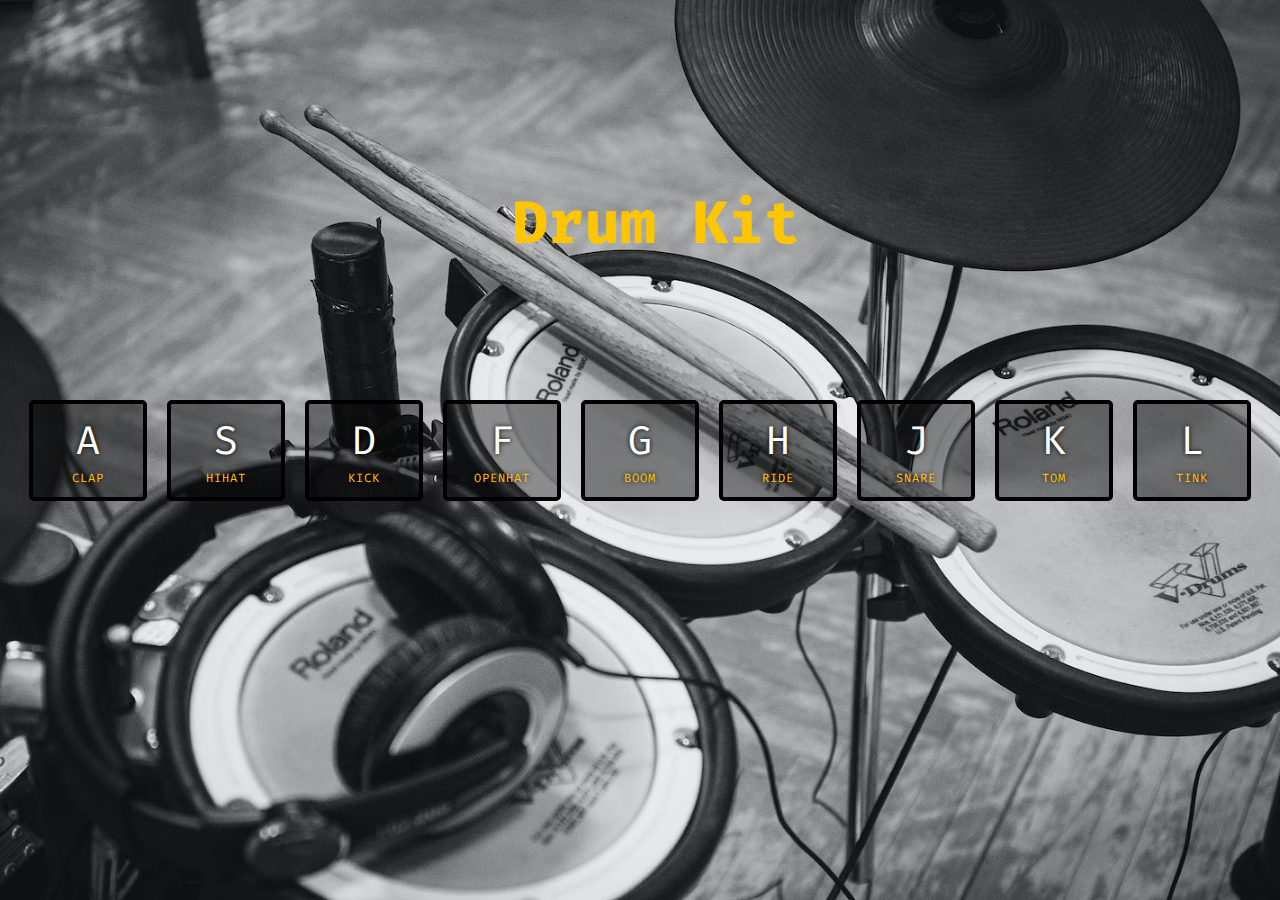
<file: index.html>
<!DOCTYPE html>
<html lang="en">
  <head>
    <meta charset="UTF-8" />
    <meta name="viewport" content="width=device-width, initial-scale=1.0" />
    <title>JS Drum Kit</title>
    <link rel="stylesheet" href="style.css" />
    <link
      rel="icon"
      href="data:image/svg+xml,
      <svg xmlns=%22http://www.w3.org/2000/svg%22 viewBox=%220 0 100 100%22>
        <text y=%22.9em%22 font-size=%2290%22>🥁</text></svg>"
    />
  </head>
  <body>
    <div id="preloader"></div>
    <h1 align="center">Drum Kit</h1>
    <div class="keys">
      <div data-key="65" class="key animation">
        <kbd>A</kbd>
        <span class="sound">clap</span>
      </div>
      <div data-key="83" class="key animation">
        <kbd>S</kbd>
        <span class="sound">hihat</span>
      </div>
      <div data-key="68" class="key animation">
        <kbd>D</kbd>
        <span class="sound">kick</span>
      </div>
      <div data-key="70" class="key animation">
        <kbd>F</kbd>
        <span class="sound">openhat</span>
      </div>
      <div data-key="71" class="key animation">
        <kbd>G</kbd>
        <span class="sound">boom</span>
      </div>
      <div data-key="72" class="key animation">
        <kbd>H</kbd>
        <span class="sound">ride</span>
      </div>
      <div data-key="74" class="key animation">
        <kbd>J</kbd>
        <span class="sound">snare</span>
      </div>
      <div data-key="75" class="key animation">
        <kbd>K</kbd>
        <span class="sound">tom</span>
      </div>
      <div data-key="76" class="key animation">
        <kbd>L</kbd>
        <span class="sound">tink</span>
      </div>
    </div>
    <!-- Sounds -->
    <audio data-key="65" src="sounds/clap.wav"></audio>
    <audio data-key="83" src="sounds/hihat.wav"></audio>
    <audio data-key="68" src="sounds/kick.wav"></audio>
    <audio data-key="70" src="sounds/openhat.wav"></audio>
    <audio data-key="71" src="sounds/boom.wav"></audio>
    <audio data-key="72" src="sounds/ride.wav"></audio>
    <audio data-key="74" src="sounds/snare.wav"></audio>
    <audio data-key="75" src="sounds/tom.wav"></audio>
    <audio data-key="76" src="sounds/tink.wav"></audio>
    <!-- JavaScript -->
    <script>
      function removeTransition(e) {
        if (e.propertyName !== "transform") return; //skip if it's not transform
        e.target.classList.remove("playing");
      }

      function playSound(keyCode) {
        const audio = document.querySelector(`audio[data-key="${keyCode}"]`);
        const key = document.querySelector(`div[data-key="${keyCode}"]`);
        if (!audio) return; //stop function from running

        key.classList.add("playing"); //adds .playing class
        audio.currentTime = 0; //rewind to start ,when clicked/keypressed multiple times
        audio.play();
      }

      const keys = Array.from(document.querySelectorAll(".key"));
      keys.forEach(
        (key) => key.addEventListener("transitionend", removeTransition) //call removeTransition  after keypressed
      );

      window.addEventListener("keydown", (e) => {
        playSound(e.keyCode);
      });

      keys.forEach((key) => {
        key.addEventListener("click", () => {
          const keyCode = key.getAttribute("data-key");
          playSound(keyCode);
        });
      });
      // Preloader Thingy
      var loader = document.getElementById("preloader");
      window.addEventListener("load", function () {
        loader.style.display = "none";
        
      });
    </script>
  </body>
</html>
</file>
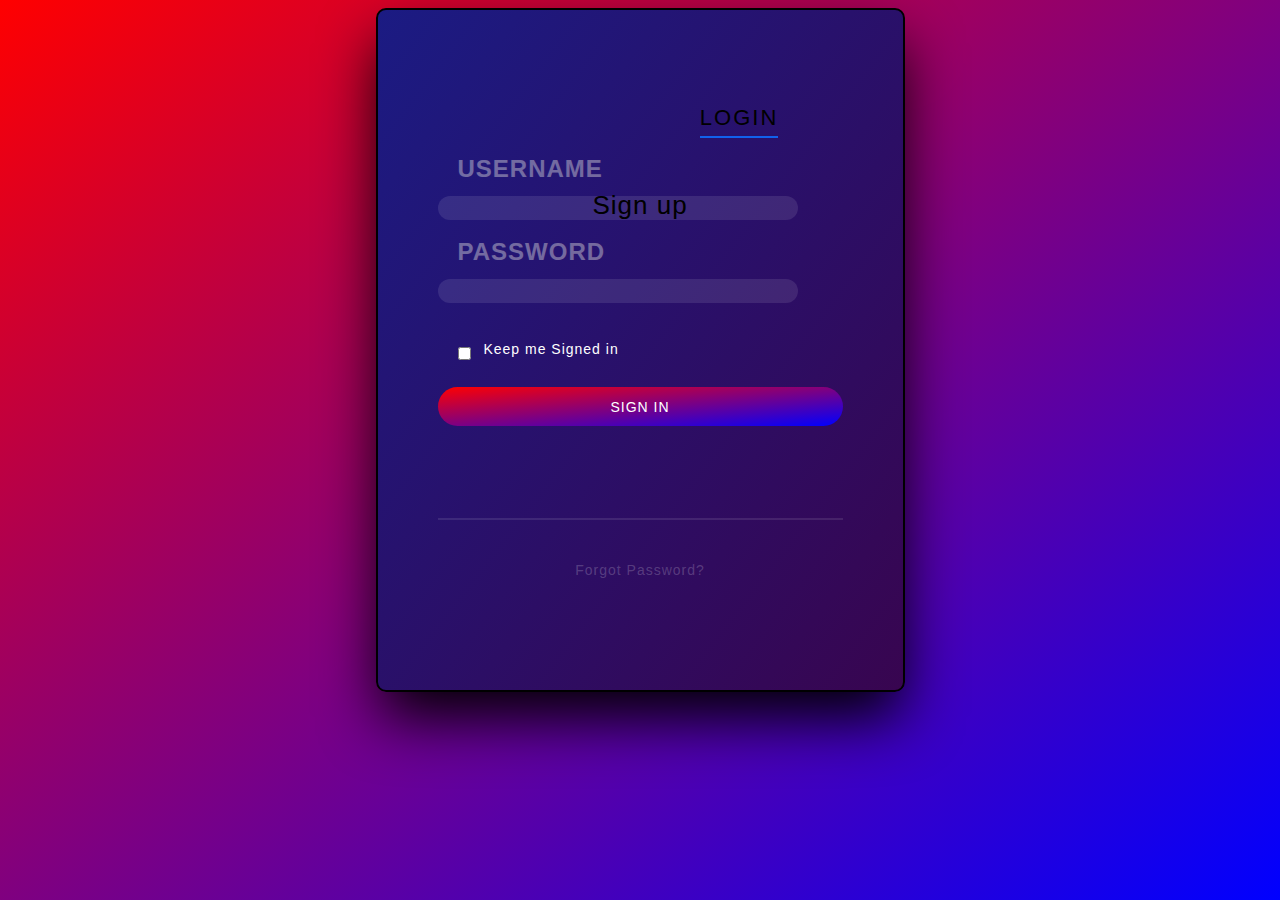
<file: Login.html>
<html>
  <head>
    <title>Login form</title>
    <link href="Signup0.css" rel='stylesheet' type='text/css'/>
  </head>
  <body>
    <div class="login" style="border:2px solid black;border-radius: 10px;">
      <h2 class="active" style="color:black;position:absolute;top:77px;left:8cm"> Login </h2>
      <a style="color:black;font-size:26px;" href="Signup1.html" target="_self">Sign up</a>
    
      <form action="E:\Study shit\Bro-ki-help\Home.html" method="post"> 
        <input type="text" class="text" name="username">
         <span style="color:rgb(236, 236, 228);font-weight: bolder;font-size: x-large;">username</span>
        <br>
        <br>
        <input type="password" class="text" name="password">
        <span style="color:rgb(236, 236, 228);font-weight: bolder;font-size: x-large;">password</span>
        <br>
        <input type="checkbox" id="checkbox-1-1" class="custom-checkbox" />
        <label for="checkbox-1-1">Keep me Signed  in</label>
        <button class="signin">
          Sign In
        </button>
        <hr>
        <a href="#">Forgot Password?</a>
      </form>
    </div>
  </body>
</html>
</file>
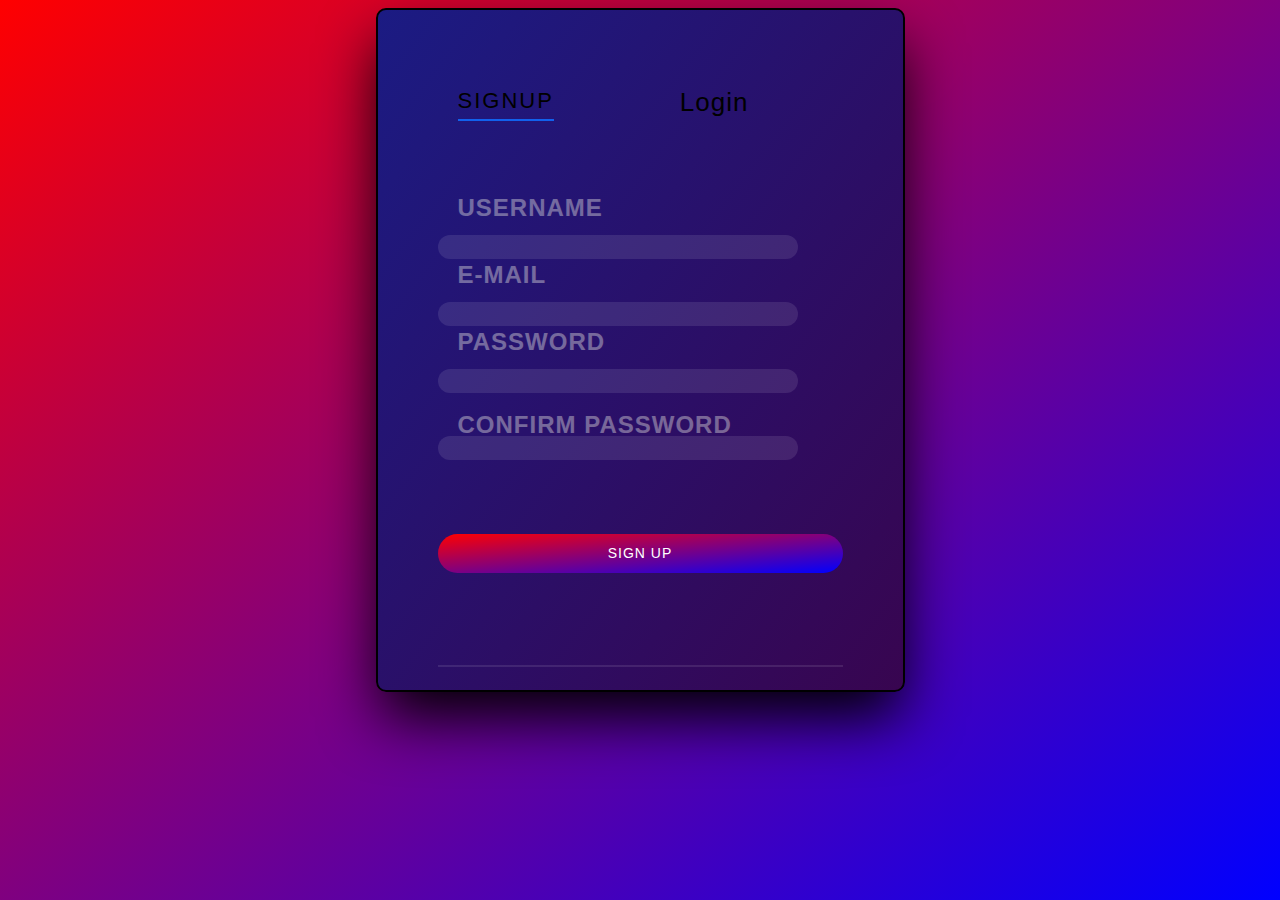
<file: Signup1.html>
<html>
  <head>
    <title>Signup form</title>
    <link href="Signup1.css" rel='stylesheet' type='text/css'/>
  </head>
  <body>
    <div class="login" style="border:2px solid black;border-radius: 10px;">
      <h2 class="active" style="color:black"> SignUp </h2>
      <a style="color:black;font-size:26px;position:absolute;top: 77px;left:8cm" href="Login.html" target="_self">Login</a>
      <form action="E:\Study shit\Bro-ki-help\Home.html" method="post"> 
        <input type="text" class="text" name="username">
         <span style="color:rgb(236, 236, 228);font-weight: bolder;font-size: x-large;">username</span>
        <br>
        <input type="email" class="text" name="Email">
        <span style="color:rgb(236, 236, 228);font-weight: bolder;font-size: x-large;"> E-mail</span>
        <input type="password" class="text" name="password">
        <span style="color:rgb(236, 236, 228);font-weight: bolder;font-size: x-large;">password</span>
        <input type="password" class="text" name="password">
        <br>
        <span style="color:rgb(236, 236, 228);font-weight: bolder;font-size: x-large;"> Confirm password</span>
        <button class="signin">
          Sign Up
        </button>
        <hr>
      </form>
    </div>
  </body>
</html>
</file>
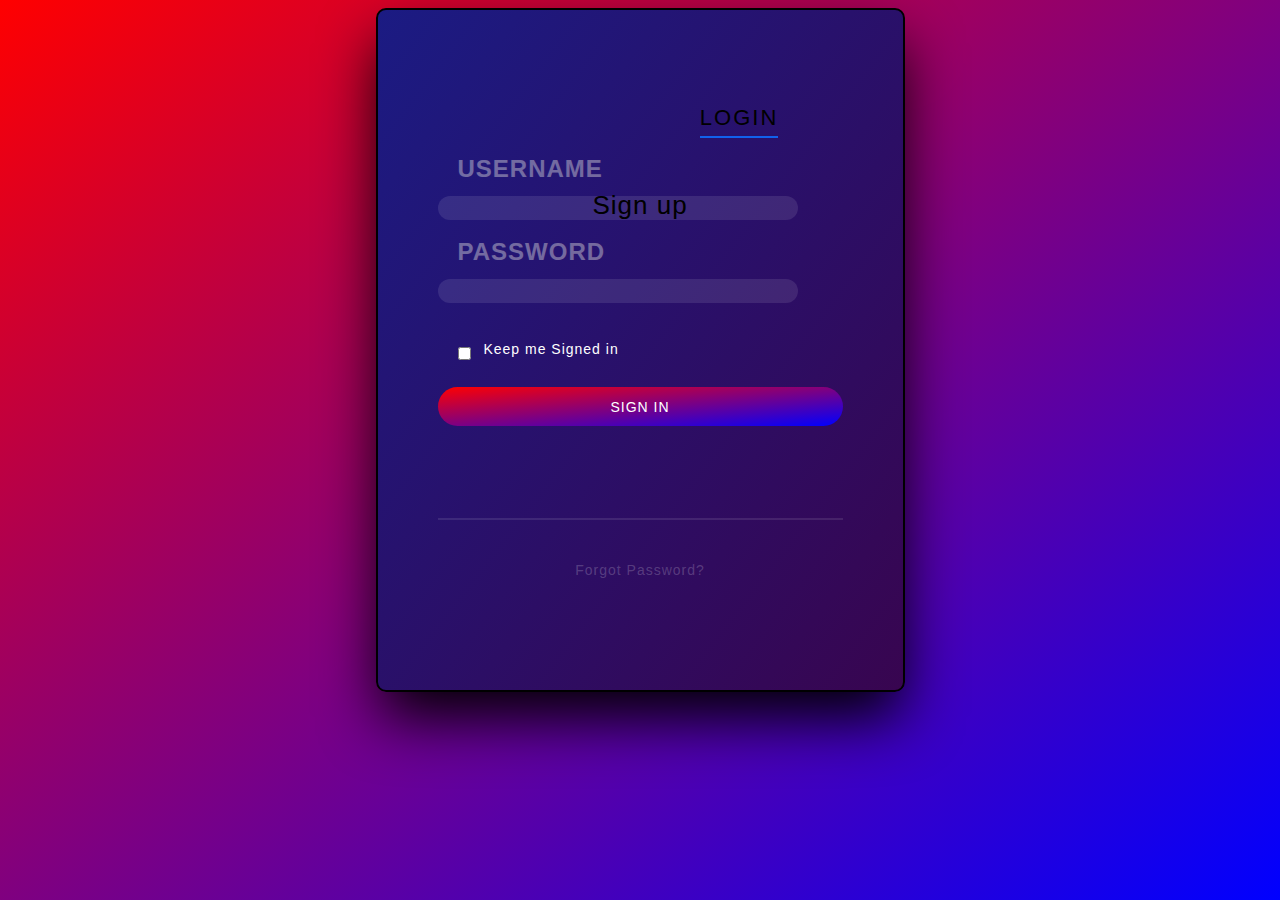
<file: html/Login.html>
<html>
  <head>
    <title>Login form</title>
    <link href="/css/Signup0.css" rel='stylesheet' type='text/css'/>
  </head>
  <body>
    <div class="login" style="border:2px solid black;border-radius: 10px;">
      <h2 class="active" style="color:black;position:absolute;top:77px;left:8cm"> Login </h2>
      <a style="color:black;font-size:26px;" href="Signup1.html" target="_self">Sign up</a>
    
      <form action="E:\Study shit\Bro-ki-help\Home.html" method="post"> 
        <input type="text" class="text" name="username">
         <span style="color:rgb(236, 236, 228);font-weight: bolder;font-size: x-large;">username</span>
        <br>
        <br>
        <input type="password" class="text" name="password">
        <span style="color:rgb(236, 236, 228);font-weight: bolder;font-size: x-large;">password</span>
        <br>
        <input type="checkbox" id="checkbox-1-1" class="custom-checkbox" />
        <label for="checkbox-1-1">Keep me Signed  in</label>
        <button class="signin">
          Sign In
        </button>
        <hr>
        <a href="#">Forgot Password?</a>
      </form>
    </div>
  </body>
</html>
</file>
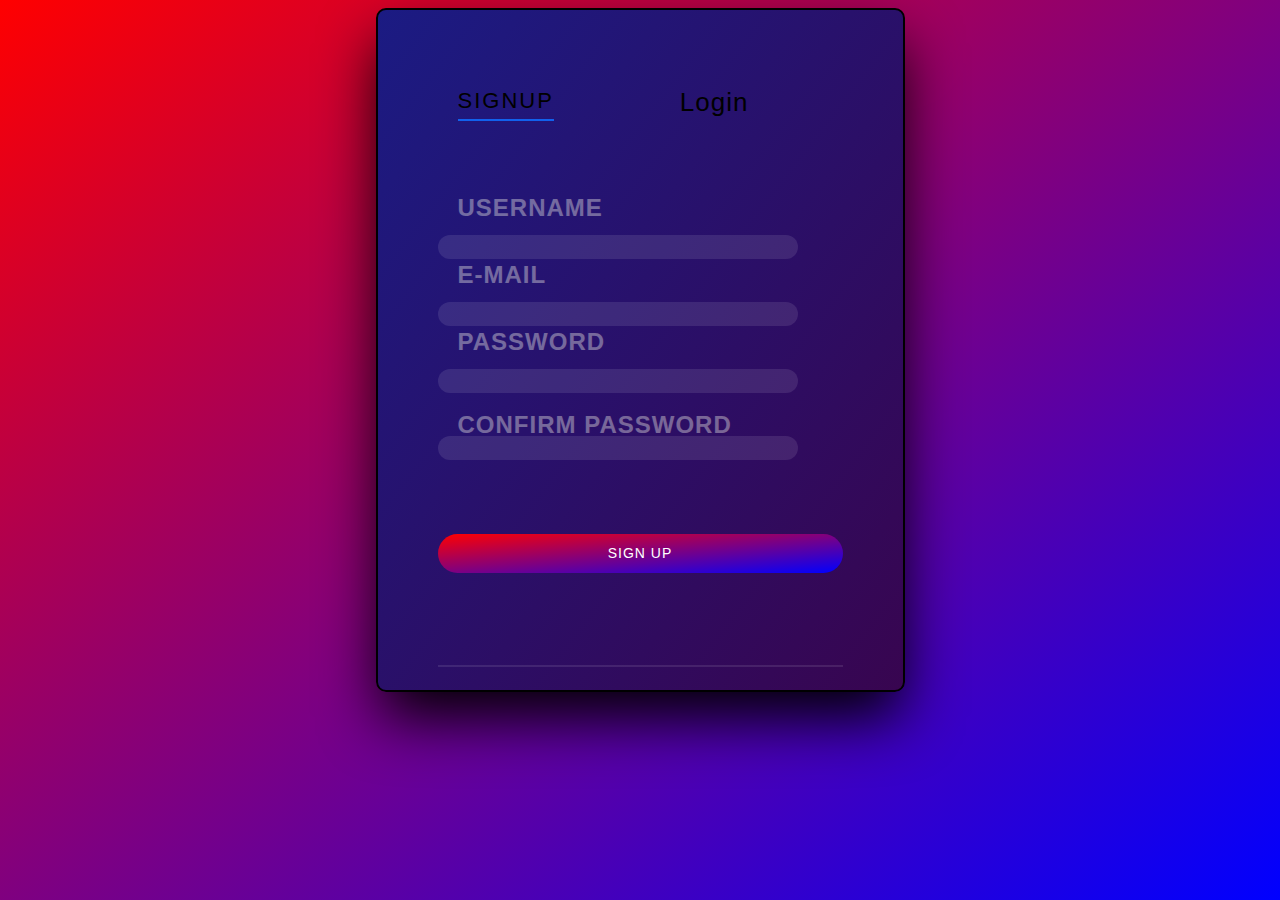
<file: html/Signup1.html>
<html>
  <head>
    <title>Signup form</title>
    <link href="/css/Signup1.css" rel='stylesheet' type='text/css'/>
  </head>
  <body>
    <div class="login" style="border:2px solid black;border-radius: 10px;">
      <h2 class="active" style="color:black"> SignUp </h2>
      <a style="color:black;font-size:26px;position:absolute;top: 77px;left:8cm" href="Login.html" target="_self">Login</a>
      <form action="E:\Study shit\Bro-ki-help\Home.html" method="post"> 
        <input type="text" class="text" name="username">
         <span style="color:rgb(236, 236, 228);font-weight: bolder;font-size: x-large;">username</span>
        <br>
        <input type="email" class="text" name="Email">
        <span style="color:rgb(236, 236, 228);font-weight: bolder;font-size: x-large;"> E-mail</span>
        <input type="password" class="text" name="password">
        <span style="color:rgb(236, 236, 228);font-weight: bolder;font-size: x-large;">password</span>
        <input type="password" class="text" name="password">
        <br>
        <span style="color:rgb(236, 236, 228);font-weight: bolder;font-size: x-large;"> Confirm password</span>
        <button class="signin">
          Sign Up
        </button>
        <hr>
      </form>
    </div>
  </body>
</html>
</file>
<file: style.css>
@import url("https://fonts.googleapis.com/css2?family=Fira+Code&display=swap");

html {
  /* display: grid; */
  font-size: 10px;
  background: url("./backround1.avif") bottom center;
  background-size: cover;
}

* {
  font-family: "Fira Code";
}

body,
html {
  margin: 0;
  padding: 0;
}

h1 {
  color: #ffc600;
  font-size: 6rem;
  position: absolute;
  top: 16%;
  left: 40%;
  user-select:none;
}

.keys {
  display: flex;
  flex-direction: row;
  min-height: 100vh;
  align-items: center;
  justify-content: center;
}

.key:active {
  cursor: grabbing;
}

.key {
  cursor: grab;
  border: 0.4rem solid black;
  border-radius: 0.5rem;
  margin: 1rem;
  font-size: 1.5rem;
  padding: 1rem 0.5rem;
  transition: all 0.07s ease;
  width: 10rem;
  text-align: center;
  color: white;
  background: rgba(0, 0, 0, 0.4);
  text-shadow: 0 0 0.5rem black;
}
/* Added when clicked/key pressed */
.playing {
  transform: scale(1.1);
  border-color: #ffc600;
  box-shadow: 0 0 1rem #ffc600;
}

kbd {
  display: block;
  font-size: 4rem;
}

.sound {
  font-size: 1.2rem;
  text-transform: uppercase;
  letter-spacing: 0.1rem;
  color: #ffc600;
}

/* Small screen styles */
@media (max-width: 75rem) {
  .keys {
    transition: all 0.5s ease;
    display: grid;
    grid-template-columns: repeat(3, 1fr);
    grid-template-rows: repeat(3, 1fr);
    gap: 1rem;
  }

  .key {
    transition: all 0.4s ease;
    font-size: 24px;
    width: 10rem;
    height: 5rem;
    text-align: center;
    display: flex;
    justify-content: center;
    align-items: center;
  }

  kbd {
    transition: all 0.3s ease;
    font-size: 20px;
  }

  .sound {
    transition: all 0.2s ease;
    font-size: 12px;
  }
}
</file>
<file: Signup0.css>
body,
.signin {
  background-color: #d3d3d3;
  font-family: 'Montserrat', sans-serif;
  color: #fff;
  font-size: 14px;
  letter-spacing: 1px;
  background: linear-gradient(to left top,blue,red);
  overflow: hidden;
}

.login {
  position: relative;
  height: 560px;
  width: 405px;
  margin: auto;
  padding: 60px 60px;
  background: linear-gradient(to right bottom,rgb(27, 27, 131),rgb(56, 5, 80));   
  background-size: cover;
  box-shadow: 0px 30px 60px -5px #000;
}
form {
    padding-top: 80px;
}

.active {
  border-bottom: 2px solid #1161ed;
}

.nonactive {
  color: rgba(255, 255, 255, 0.2);
}

h2 {
  padding-left: 12px;
  font-size: 22px;
  text-transform: uppercase;
  padding-bottom: 5px;
  letter-spacing: 2px;
  display: inline-block;
  font-weight: 100;
}

h2:first-child {
  padding-left: 0px;
}

span {
  text-transform: uppercase;
  font-size: 12px;
  opacity: 0.4; 
  display: inline-block;
  position: relative;
  top: -65px;
  transition: all 0.5s ease-in-out;
}

.text {
  border: none;
  width: 89%;
  padding: 10px 20px;
  display: block;
  height: 15px;
  border-radius: 20px;
  background: rgba(255, 255, 255, 0.1);
  border: 2px solid rgba(255, 255, 255, 0);
  overflow: hidden;
  margin-top: 15px;
  transition: all 0.5s ease-in-out;
}

.text:focus {
  outline: 0;
  border: 2px solid rgba(255, 255, 255, 0.5);
  border-radius: 20px;
  background: rgba(0, 0, 0, 0);
}

.text:focus + span {
  opacity: 0.6;
}

input[type="text"],
input[type="password"] {
  font-family: 'Montserrat', sans-serif;
  color: #fff;
}



input {
  display: inline-block;
  padding-top: 20px;
  font-size: 14px;
}

h2,
span,
.custom-checkbox {
  margin-left: 20px;
}

.custom-checkbox {
  background-color: rgba(255, 255, 255, 0.1);
  padding: 8px;
  border-radius: 2px;
  display: inline-block;
  position: relative;
  top: 6px;
}

.custom-checkbox:checked {
  background-color: rgba(17, 97, 237, 1);
}

.custom-checkbox:checked:after {
  content: '\2714';
  font-size: 10px;
  position: absolute;
  top: 1px;
  left: 4px;
  color: #fff;
}

.custom-checkbox:focus {
  outline: none;
}

label {
  display: inline-block;
  padding-top: 10px;
  padding-left: 5px;
}

.signin {
  background-color: #1161ed;
  color: #FFF;
  width: 100%;
  padding: 10px 20px;
  display: block;
  height: 39px;
  border-radius: 20px;
  margin-top: 30px;
  transition: all 0.5s ease-in-out;
  border: none;
  text-transform: uppercase;
}

.signin:hover {
  background: #4082f5;
  box-shadow: 0px 4px 35px -5px #4082f5;
  cursor: pointer;
}

.signin:focus {
  outline: none;
}

hr {
  border: 1px solid rgba(255, 255, 255, 0.1);
  top: 85px;
  position: relative;
}

a {
  text-align: center;
  display: block;
  top: 120px;
  position: relative;
  text-decoration: none;
  color: rgba(255, 255,255,0.2);
}

a
{
  text-decoration: none;
}
</file>
<file: Signup1.css>
body,
.signin {
  background-color: #d3d3d3;
  font-family: 'Montserrat', sans-serif;
  color: #fff;
  font-size: 14px;
  letter-spacing: 1px;
  background: linear-gradient(to left top,blue,red);
  overflow: hidden;
}

.login {
  position: relative;
  height: 560px;
  width: 405px;
  margin: auto;
  padding: 60px 60px;
  background: linear-gradient(to right bottom,rgb(27, 27, 131),rgb(56, 5, 80));   
  background-size: cover;
  box-shadow: 0px 30px 60px -5px #000;
}
form {
    padding-top: 80px;
}

.active {
  border-bottom: 2px solid #1161ed;
}

.nonactive {
  color: rgba(255, 255, 255, 0.2);
}

h2 {
  padding-left: 12px;
  font-size: 22px;
  text-transform: uppercase;
  padding-bottom: 5px;
  letter-spacing: 2px;
  display: inline-block;
  font-weight: 100;
}

h2:first-child {
  padding-left: 0px;
}

span {
  text-transform: uppercase;
  font-size: 12px;
  opacity: 0.4; 
  display: inline-block;
  position: relative;
  top: -65px;
  transition: all 0.5s ease-in-out;
}

.text {
  border: none;
  width: 89%;
  padding: 10px 20px;
  display: block;
  height: 15px;
  border-radius: 20px;
  background: rgba(255, 255, 255, 0.1);
  border: 2px solid rgba(255, 255, 255, 0);
  overflow: hidden;
  margin-top: 15px;
  transition: all 0.5s ease-in-out;
}

.text:focus {
  outline: 0;
  border: 2px solid rgba(255, 255, 255, 0.5);
  border-radius: 20px;
  background: rgba(0, 0, 0, 0);
}

.text:focus + span {
  opacity: 0.6;
}

input[type="text"],
input[type="password"] {
  font-family: 'Montserrat', sans-serif;
  color: #fff;
}



input {
  display: inline-block;
  padding-top: 20px;
  font-size: 14px;
}

h2,
span,
.custom-checkbox {
  margin-left: 20px;
}

.custom-checkbox {
  background-color: rgba(255, 255, 255, 0.1);
  padding: 8px;
  border-radius: 2px;
  display: inline-block;
  position: relative;
  top: 6px;
}

.custom-checkbox:checked {
  background-color: rgba(17, 97, 237, 1);
}

.custom-checkbox:checked:after {
  content: '\2714';
  font-size: 10px;
  position: absolute;
  top: 1px;
  left: 4px;
  color: #fff;
}

.custom-checkbox:focus {
  outline: none;
}

label {
  display: inline-block;
  padding-top: 10px;
  padding-left: 5px;
}

.signin {
  background-color: #1161ed;
  color: #FFF;
  width: 100%;
  padding: 10px 20px;
  display: block;
  height: 39px;
  border-radius: 20px;
  margin-top: 30px;
  transition: all 0.5s ease-in-out;
  border: none;
  text-transform: uppercase;
}

.signin:hover {
  background: #4082f5;
  box-shadow: 0px 4px 35px -5px #4082f5;
  cursor: pointer;
}

.signin:focus {
  outline: none;
}

hr {
  border: 1px solid rgba(255, 255, 255, 0.1);
  top: 85px;
  position: relative;
}

a {
  text-align: center;
  display: block;
  top: 120px;
  position: relative;
  text-decoration: none;
  color: rgba(255, 255,255,0.2);
}
</file>
<file: css/Signup0.css>
body,
.signin {
  background-color: #d3d3d3;
  font-family: 'Montserrat', sans-serif;
  color: #fff;
  font-size: 14px;
  letter-spacing: 1px;
  background: linear-gradient(to left top,blue,red);
  overflow: hidden;
}

.login {
  position: relative;
  height: 560px;
  width: 405px;
  margin: auto;
  padding: 60px 60px;
  background: linear-gradient(to right bottom,rgb(27, 27, 131),rgb(56, 5, 80));   
  background-size: cover;
  box-shadow: 0px 30px 60px -5px #000;
}
form {
    padding-top: 80px;
}

.active {
  border-bottom: 2px solid #1161ed;
}

.nonactive {
  color: rgba(255, 255, 255, 0.2);
}

h2 {
  padding-left: 12px;
  font-size: 22px;
  text-transform: uppercase;
  padding-bottom: 5px;
  letter-spacing: 2px;
  display: inline-block;
  font-weight: 100;
}

h2:first-child {
  padding-left: 0px;
}

span {
  text-transform: uppercase;
  font-size: 12px;
  opacity: 0.4; 
  display: inline-block;
  position: relative;
  top: -65px;
  transition: all 0.5s ease-in-out;
}

.text {
  border: none;
  width: 89%;
  padding: 10px 20px;
  display: block;
  height: 15px;
  border-radius: 20px;
  background: rgba(255, 255, 255, 0.1);
  border: 2px solid rgba(255, 255, 255, 0);
  overflow: hidden;
  margin-top: 15px;
  transition: all 0.5s ease-in-out;
}

.text:focus {
  outline: 0;
  border: 2px solid rgba(255, 255, 255, 0.5);
  border-radius: 20px;
  background: rgba(0, 0, 0, 0);
}

.text:focus + span {
  opacity: 0.6;
}

input[type="text"],
input[type="password"] {
  font-family: 'Montserrat', sans-serif;
  color: #fff;
}



input {
  display: inline-block;
  padding-top: 20px;
  font-size: 14px;
}

h2,
span,
.custom-checkbox {
  margin-left: 20px;
}

.custom-checkbox {
  background-color: rgba(255, 255, 255, 0.1);
  padding: 8px;
  border-radius: 2px;
  display: inline-block;
  position: relative;
  top: 6px;
}

.custom-checkbox:checked {
  background-color: rgba(17, 97, 237, 1);
}

.custom-checkbox:checked:after {
  content: '\2714';
  font-size: 10px;
  position: absolute;
  top: 1px;
  left: 4px;
  color: #fff;
}

.custom-checkbox:focus {
  outline: none;
}

label {
  display: inline-block;
  padding-top: 10px;
  padding-left: 5px;
}

.signin {
  background-color: #1161ed;
  color: #FFF;
  width: 100%;
  padding: 10px 20px;
  display: block;
  height: 39px;
  border-radius: 20px;
  margin-top: 30px;
  transition: all 0.5s ease-in-out;
  border: none;
  text-transform: uppercase;
}

.signin:hover {
  background: #4082f5;
  box-shadow: 0px 4px 35px -5px #4082f5;
  cursor: pointer;
}

.signin:focus {
  outline: none;
}

hr {
  border: 1px solid rgba(255, 255, 255, 0.1);
  top: 85px;
  position: relative;
}

a {
  text-align: center;
  display: block;
  top: 120px;
  position: relative;
  text-decoration: none;
  color: rgba(255, 255,255,0.2);
}

a
{
  text-decoration: none;
}
</file>
<file: css/Signup1.css>
body,
.signin {
  background-color: #d3d3d3;
  font-family: 'Montserrat', sans-serif;
  color: #fff;
  font-size: 14px;
  letter-spacing: 1px;
  background: linear-gradient(to left top,blue,red);
  overflow: hidden;
}

.login {
  position: relative;
  height: 560px;
  width: 405px;
  margin: auto;
  padding: 60px 60px;
  background: linear-gradient(to right bottom,rgb(27, 27, 131),rgb(56, 5, 80));   
  background-size: cover;
  box-shadow: 0px 30px 60px -5px #000;
}
form {
    padding-top: 80px;
}

.active {
  border-bottom: 2px solid #1161ed;
}

.nonactive {
  color: rgba(255, 255, 255, 0.2);
}

h2 {
  padding-left: 12px;
  font-size: 22px;
  text-transform: uppercase;
  padding-bottom: 5px;
  letter-spacing: 2px;
  display: inline-block;
  font-weight: 100;
}

h2:first-child {
  padding-left: 0px;
}

span {
  text-transform: uppercase;
  font-size: 12px;
  opacity: 0.4; 
  display: inline-block;
  position: relative;
  top: -65px;
  transition: all 0.5s ease-in-out;
}

.text {
  border: none;
  width: 89%;
  padding: 10px 20px;
  display: block;
  height: 15px;
  border-radius: 20px;
  background: rgba(255, 255, 255, 0.1);
  border: 2px solid rgba(255, 255, 255, 0);
  overflow: hidden;
  margin-top: 15px;
  transition: all 0.5s ease-in-out;
}

.text:focus {
  outline: 0;
  border: 2px solid rgba(255, 255, 255, 0.5);
  border-radius: 20px;
  background: rgba(0, 0, 0, 0);
}

.text:focus + span {
  opacity: 0.6;
}

input[type="text"],
input[type="password"] {
  font-family: 'Montserrat', sans-serif;
  color: #fff;
}



input {
  display: inline-block;
  padding-top: 20px;
  font-size: 14px;
}

h2,
span,
.custom-checkbox {
  margin-left: 20px;
}

.custom-checkbox {
  background-color: rgba(255, 255, 255, 0.1);
  padding: 8px;
  border-radius: 2px;
  display: inline-block;
  position: relative;
  top: 6px;
}

.custom-checkbox:checked {
  background-color: rgba(17, 97, 237, 1);
}

.custom-checkbox:checked:after {
  content: '\2714';
  font-size: 10px;
  position: absolute;
  top: 1px;
  left: 4px;
  color: #fff;
}

.custom-checkbox:focus {
  outline: none;
}

label {
  display: inline-block;
  padding-top: 10px;
  padding-left: 5px;
}

.signin {
  background-color: #1161ed;
  color: #FFF;
  width: 100%;
  padding: 10px 20px;
  display: block;
  height: 39px;
  border-radius: 20px;
  margin-top: 30px;
  transition: all 0.5s ease-in-out;
  border: none;
  text-transform: uppercase;
}

.signin:hover {
  background: #4082f5;
  box-shadow: 0px 4px 35px -5px #4082f5;
  cursor: pointer;
}

.signin:focus {
  outline: none;
}

hr {
  border: 1px solid rgba(255, 255, 255, 0.1);
  top: 85px;
  position: relative;
}

a {
  text-align: center;
  display: block;
  top: 120px;
  position: relative;
  text-decoration: none;
  color: rgba(255, 255,255,0.2);
}
</file>
